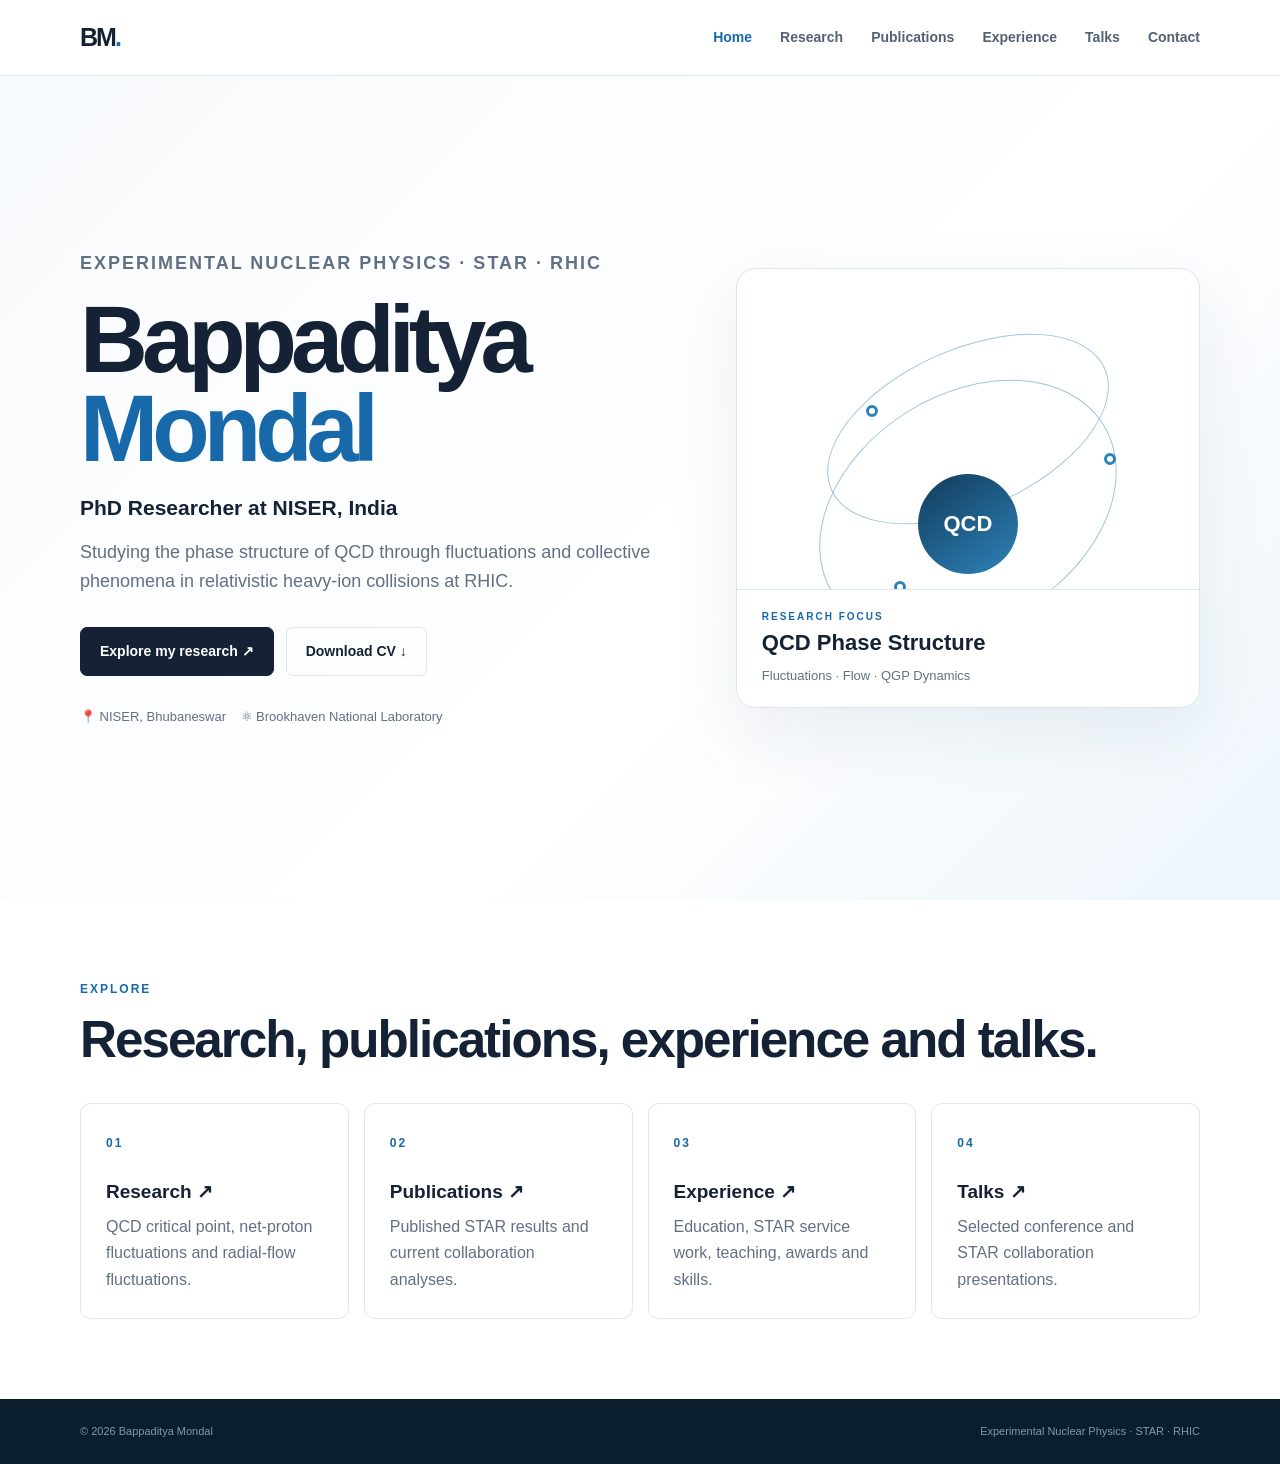
<file: index.html>
<!doctype html><html><head><meta charset="utf-8"><meta name="viewport" content="width=device-width,initial-scale=1"><title>Bappaditya Mondal | Bappaditya Mondal</title><link rel="stylesheet" href="style.css"></head><body><header><nav class="nav container"><a class="brand" href="index.html">BM<span>.</span></a><button class="menu">☰</button><div class="navlinks"><a class="active" href="index.html">Home</a><a class="" href="research.html">Research</a><a class="" href="publications.html">Publications</a><a class="" href="experience.html">Experience</a><a class="" href="talks.html">Talks</a><a class="" href="contact.html">Contact</a></div></nav></header><main><section class="hero"><div class="container hero-grid"><div><p class="kicker">EXPERIMENTAL NUCLEAR PHYSICS · STAR · RHIC</p><h1>Bappaditya<br><span>Mondal</span></h1><div class="role">PhD Researcher at NISER, India</div><p>Studying the phase structure of QCD through fluctuations and collective phenomena in relativistic heavy-ion collisions at RHIC.</p><div class="buttons"><a class="btn primary" href="research.html">Explore my research ↗</a><a class="btn" href="CV.pdf">Download CV ↓</a></div><p class="meta">📍 NISER, Bhubaneswar &nbsp;&nbsp; ⚛ Brookhaven National Laboratory</p></div><div class="visual"><div class="orbit"></div><div class="orbit two"></div><div class="nucleus">QCD</div><i class="dot d1"></i><i class="dot d2"></i><i class="dot d3"></i><div class="caption"><small>RESEARCH FOCUS</small><strong>QCD Phase Structure</strong><span>Fluctuations · Flow · QGP Dynamics</span></div></div></div></section><section class="explore"><div class="container"><p class="kicker">EXPLORE</p><h2>Research, publications, experience and talks.</h2><div class="cards"><a class="card" href="research.html"><b class="kicker">01</b><h3>Research ↗</h3><p>QCD critical point, net-proton fluctuations and radial-flow fluctuations.</p></a><a class="card" href="publications.html"><b class="kicker">02</b><h3>Publications ↗</h3><p>Published STAR results and current collaboration analyses.</p></a><a class="card" href="experience.html"><b class="kicker">03</b><h3>Experience ↗</h3><p>Education, STAR service work, teaching, awards and skills.</p></a><a class="card" href="talks.html"><b class="kicker">04</b><h3>Talks ↗</h3><p>Selected conference and STAR collaboration presentations.</p></a></div></div></section></main><footer><div class="container foot"><span>© <span id="year"></span> Bappaditya Mondal</span><span>Experimental Nuclear Physics · STAR · RHIC</span></div></footer><script src="script.js"></script></body></html>
</file>
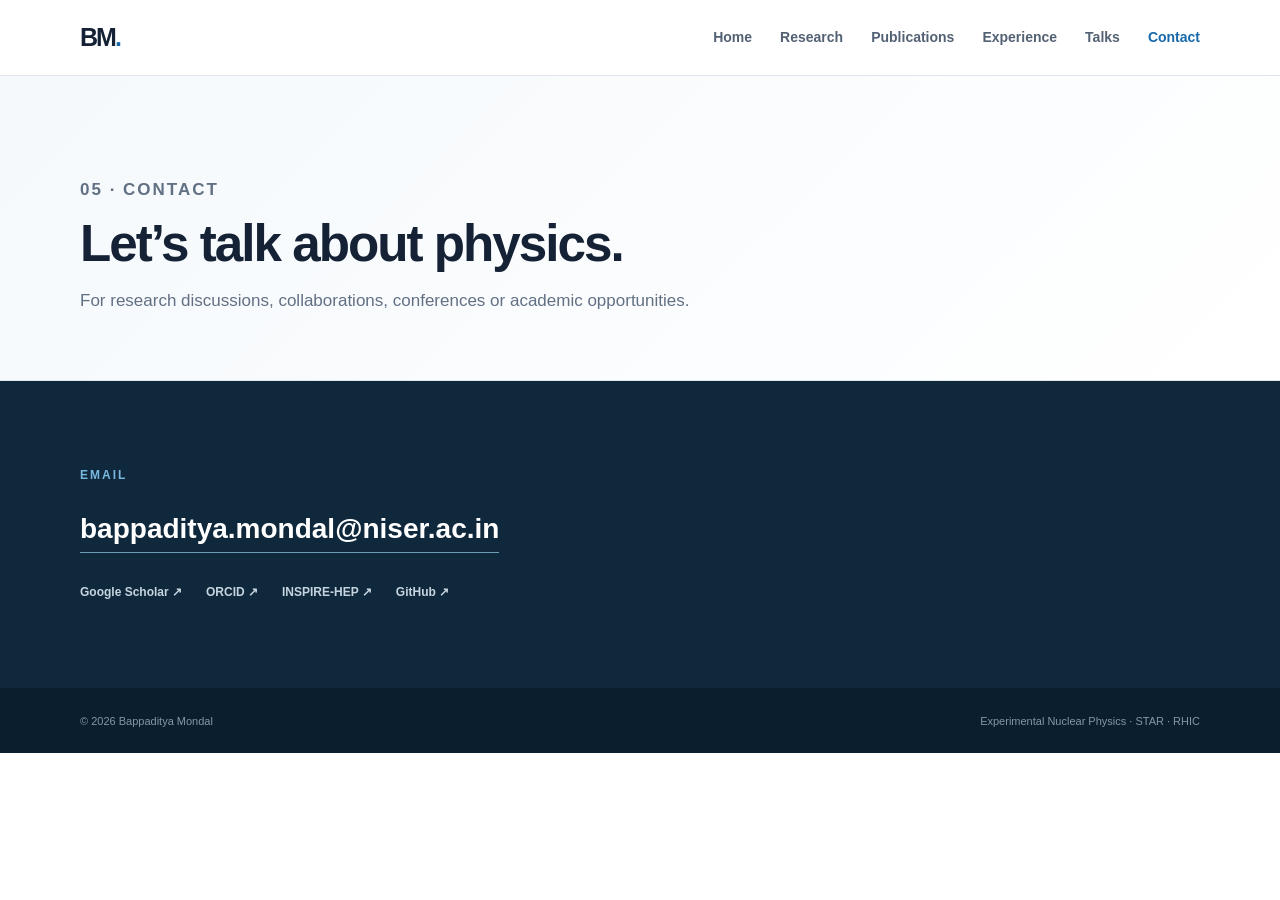
<file: contact.html>
<!doctype html><html><head><meta charset="utf-8"><meta name="viewport" content="width=device-width,initial-scale=1"><title>Contact | Bappaditya Mondal</title><link rel="stylesheet" href="style.css"></head><body><header><nav class="nav container"><a class="brand" href="index.html">BM<span>.</span></a><button class="menu">☰</button><div class="navlinks"><a class="" href="index.html">Home</a><a class="" href="research.html">Research</a><a class="" href="publications.html">Publications</a><a class="" href="experience.html">Experience</a><a class="" href="talks.html">Talks</a><a class="active" href="contact.html">Contact</a></div></nav></header><main><section class="pagehero"><div class="container"><p class="kicker">05 · CONTACT</p><h2>Let’s talk about physics.</h2><p>For research discussions, collaborations, conferences or academic opportunities.</p></div></section><section class="contact"><div class="container"><p class="kicker">EMAIL</p><a class="email" href="mailto:bappaditya.mondal@niser.ac.in">bappaditya.mondal@niser.ac.in</a><div class="socials"><a href="https://scholar.google.com/">Google Scholar ↗</a><a href="https://orcid.org/">ORCID ↗</a><a href="https://inspirehep.net/">INSPIRE-HEP ↗</a><a href="https://github.com/">GitHub ↗</a></div></div></section></main><footer><div class="container foot"><span>© <span id="year"></span> Bappaditya Mondal</span><span>Experimental Nuclear Physics · STAR · RHIC</span></div></footer><script src="script.js"></script></body></html>
</file>
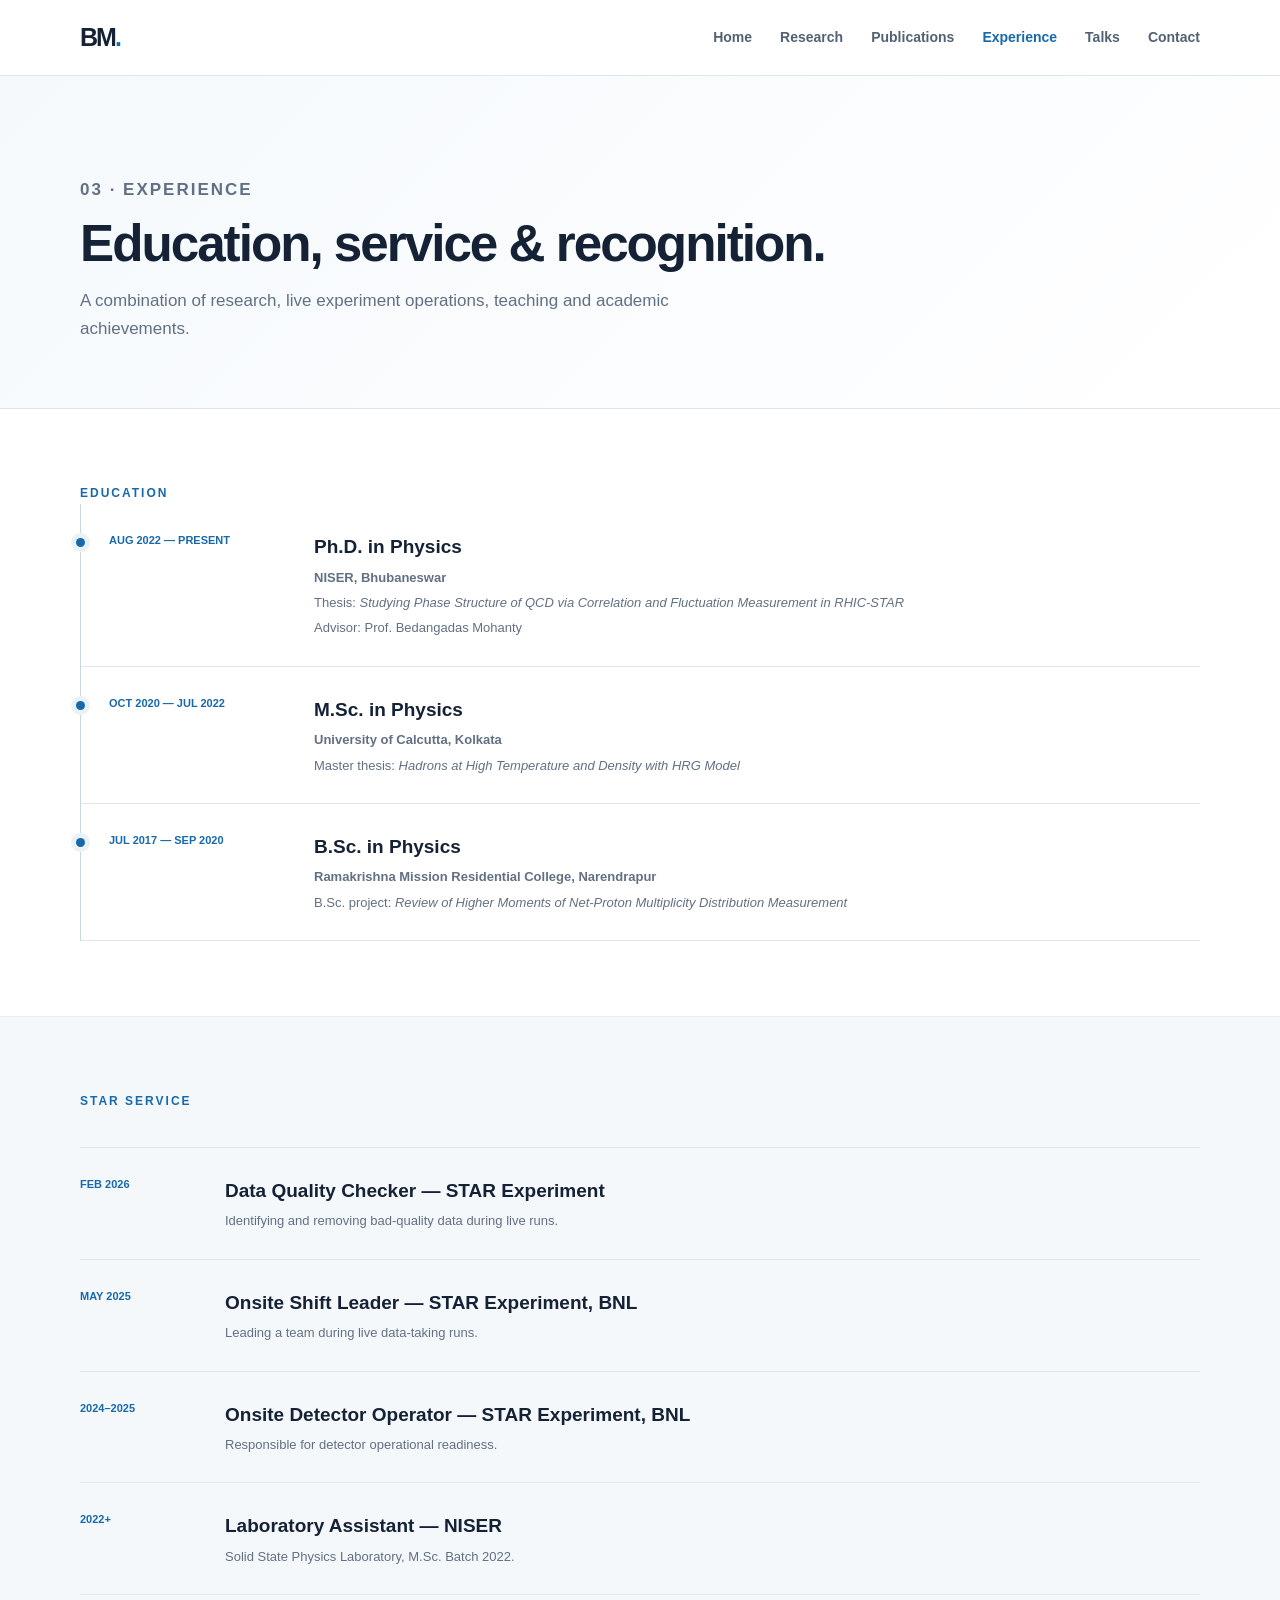
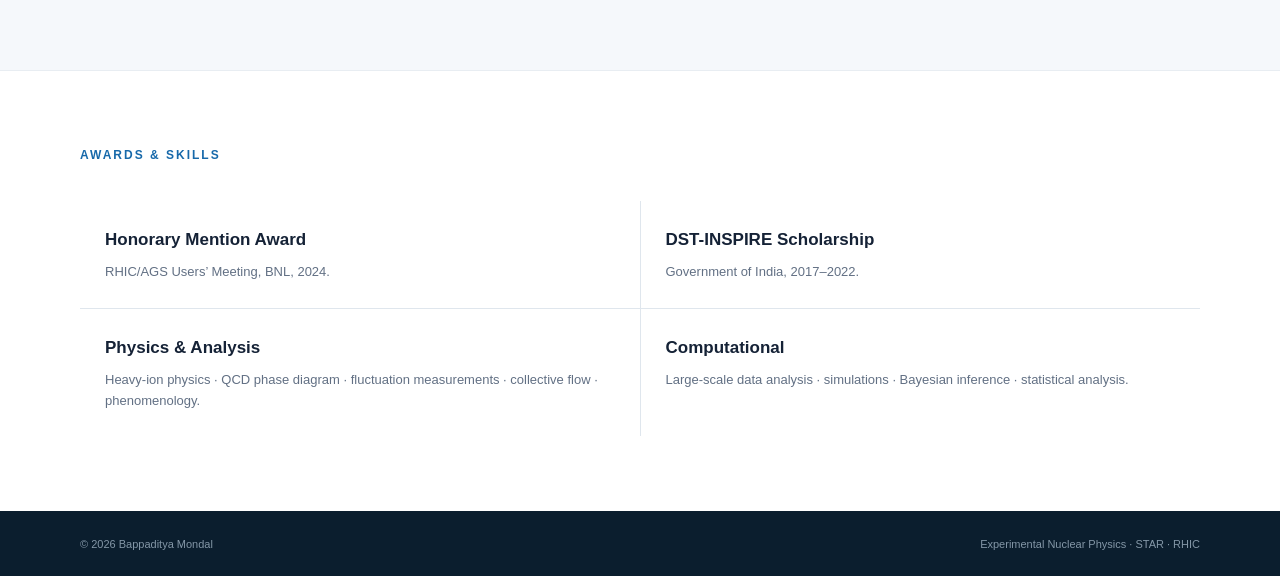
<file: experience.html>
<!doctype html><html><head><meta charset="utf-8"><meta name="viewport" content="width=device-width,initial-scale=1"><title>Experience | Bappaditya Mondal</title><link rel="stylesheet" href="style.css"></head><body><header><nav class="nav container"><a class="brand" href="index.html">BM<span>.</span></a><button class="menu">☰</button><div class="navlinks"><a class="" href="index.html">Home</a><a class="" href="research.html">Research</a><a class="" href="publications.html">Publications</a><a class="active" href="experience.html">Experience</a><a class="" href="talks.html">Talks</a><a class="" href="contact.html">Contact</a></div></nav></header><main><section class="pagehero"><div class="container"><p class="kicker">03 · EXPERIENCE</p><h2>Education, service & recognition.</h2><p>A combination of research, live experiment operations, teaching and academic achievements.</p></div></section><section class="section"><div class="container"><p class="kicker">EDUCATION</p><div class="timeline"><div class="item"><div class="date">AUG 2022 — PRESENT</div><div><h3>Ph.D. in Physics</h3><p><b>NISER, Bhubaneswar</b></p><p>Thesis: <i>Studying Phase Structure of QCD via Correlation and Fluctuation Measurement in RHIC-STAR</i></p><p>Advisor: Prof. Bedangadas Mohanty</p></div></div><div class="item"><div class="date">OCT 2020 — JUL 2022</div><div><h3>M.Sc. in Physics</h3><p><b>University of Calcutta, Kolkata</b></p><p>Master thesis: <i>Hadrons at High Temperature and Density with HRG Model</i></p></div></div><div class="item"><div class="date">JUL 2017 — SEP 2020</div><div><h3>B.Sc. in Physics</h3><p><b>Ramakrishna Mission Residential College, Narendrapur</b></p><p>B.Sc. project: <i>Review of Higher Moments of Net-Proton Multiplicity Distribution Measurement</i></p></div></div></div></div></section><section class="section tint"><div class="container"><p class="kicker">STAR SERVICE</p><div class="list"><div class="item"><div class="date">FEB 2026</div><div><h3>Data Quality Checker — STAR Experiment</h3><p>Identifying and removing bad-quality data during live runs.</p></div></div><div class="item"><div class="date">MAY 2025</div><div><h3>Onsite Shift Leader — STAR Experiment, BNL</h3><p>Leading a team during live data-taking runs.</p></div></div><div class="item"><div class="date">2024–2025</div><div><h3>Onsite Detector Operator — STAR Experiment, BNL</h3><p>Responsible for detector operational readiness.</p></div></div><div class="item"><div class="date">2022+</div><div><h3>Laboratory Assistant — NISER</h3><p>Solid State Physics Laboratory, M.Sc. Batch 2022.</p></div></div></div></div></section><section class="section"><div class="container"><p class="kicker">AWARDS & SKILLS</p><div class="skills"><div class="skill"><h3>Honorary Mention Award</h3><p>RHIC/AGS Users’ Meeting, BNL, 2024.</p></div><div class="skill"><h3>DST-INSPIRE Scholarship</h3><p>Government of India, 2017–2022.</p></div><div class="skill"><h3>Physics & Analysis</h3><p>Heavy-ion physics · QCD phase diagram · fluctuation measurements · collective flow · phenomenology.</p></div><div class="skill"><h3>Computational</h3><p>Large-scale data analysis · simulations · Bayesian inference · statistical analysis.</p></div></div></div></section></main><footer><div class="container foot"><span>© <span id="year"></span> Bappaditya Mondal</span><span>Experimental Nuclear Physics · STAR · RHIC</span></div></footer><script src="script.js"></script></body></html>
</file>
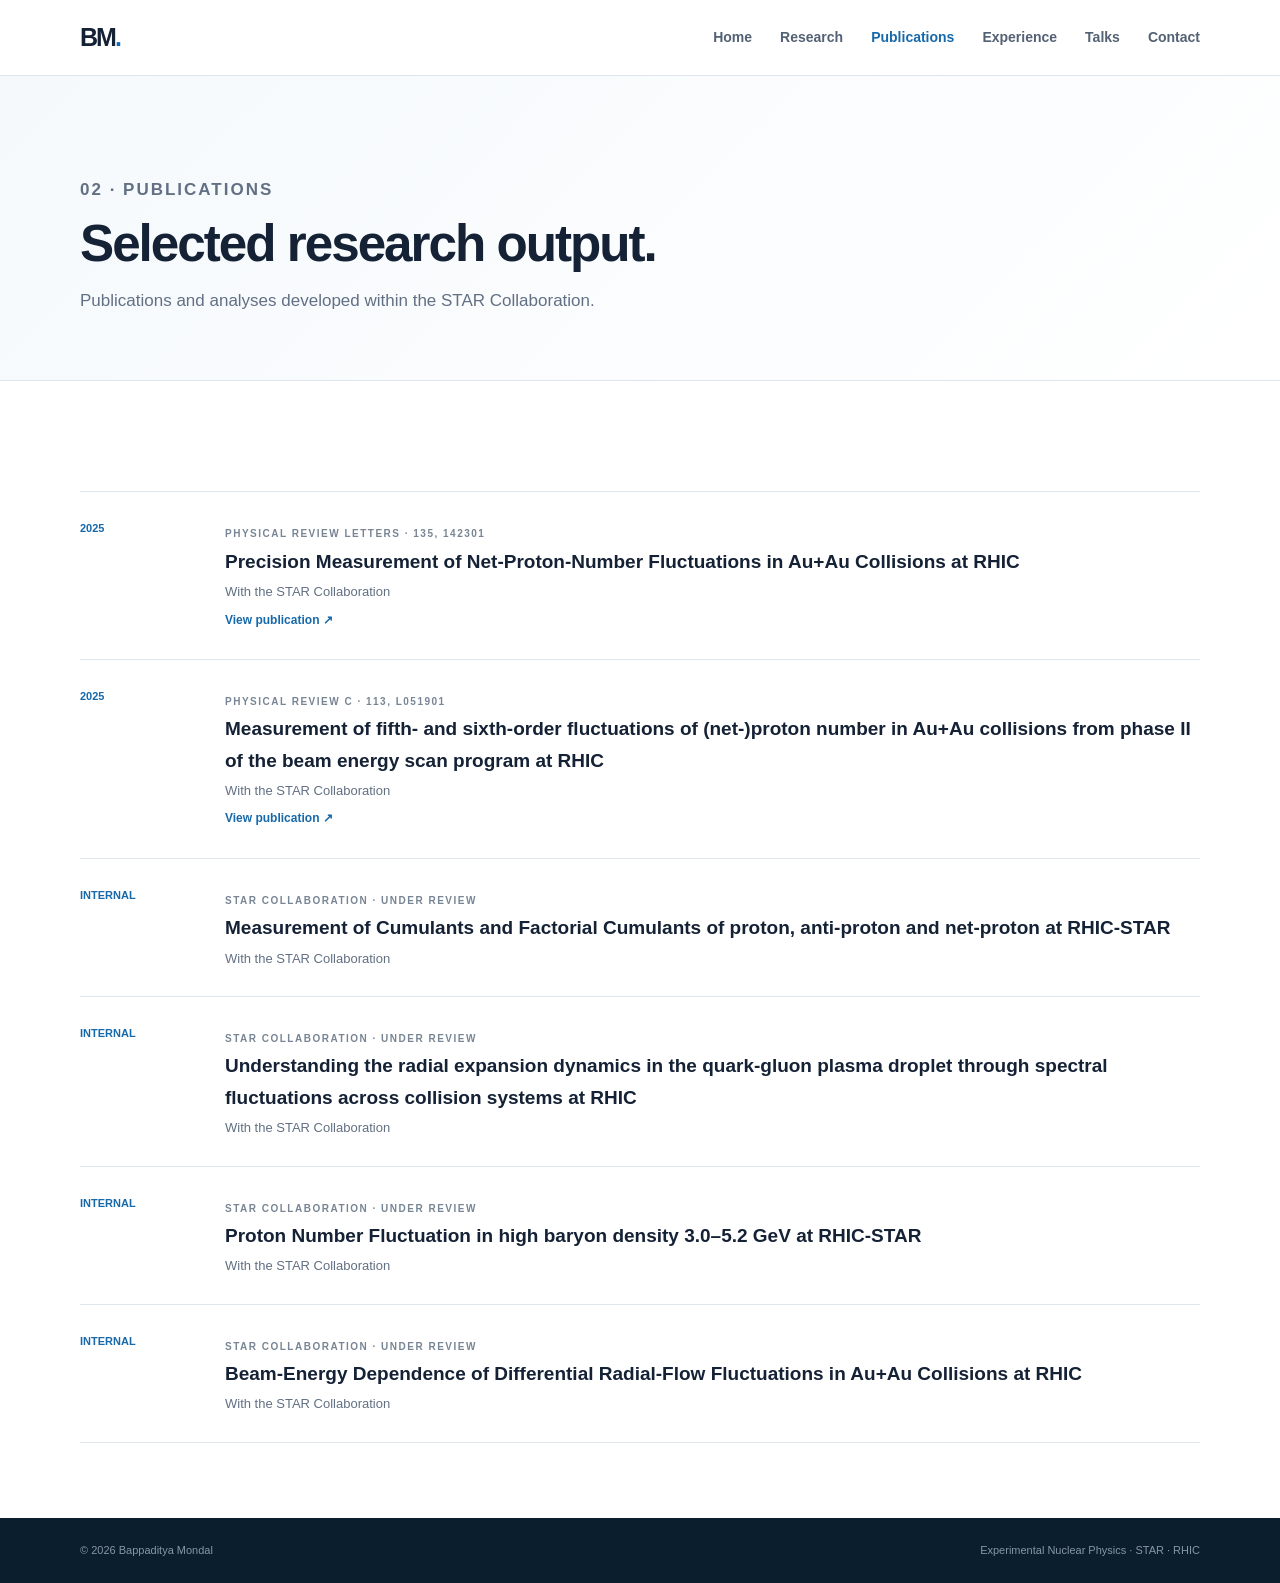
<file: publications.html>
<!doctype html><html><head><meta charset="utf-8"><meta name="viewport" content="width=device-width,initial-scale=1"><title>Publications | Bappaditya Mondal</title><link rel="stylesheet" href="style.css"></head><body><header><nav class="nav container"><a class="brand" href="index.html">BM<span>.</span></a><button class="menu">☰</button><div class="navlinks"><a class="" href="index.html">Home</a><a class="" href="research.html">Research</a><a class="active" href="publications.html">Publications</a><a class="" href="experience.html">Experience</a><a class="" href="talks.html">Talks</a><a class="" href="contact.html">Contact</a></div></nav></header><main><section class="pagehero"><div class="container"><p class="kicker">02 · PUBLICATIONS</p><h2>Selected research output.</h2><p>Publications and analyses developed within the STAR Collaboration.</p></div></section><section class="section"><div class="container"><div class="list"><div class="item"><div class="date">2025</div><div><span class="journal">PHYSICAL REVIEW LETTERS · 135, 142301</span><h3>Precision Measurement of Net-Proton-Number Fluctuations in Au+Au Collisions at RHIC</h3><p>With the STAR Collaboration</p><a class="link" href="https://doi.org/10.1103/PhysRevLett.135.142301">View publication ↗</a></div></div><div class="item"><div class="date">2025</div><div><span class="journal">PHYSICAL REVIEW C · 113, L051901</span><h3>Measurement of fifth- and sixth-order fluctuations of (net-)proton number in Au+Au collisions from phase II of the beam energy scan program at RHIC</h3><p>With the STAR Collaboration</p><a class="link" href="https://doi.org/10.1103/PhysRevC.113.L051901">View publication ↗</a></div></div><div class="item"><div class="date">INTERNAL</div><div><span class="journal">STAR COLLABORATION · UNDER REVIEW</span><h3>Measurement of Cumulants and Factorial Cumulants of proton, anti-proton and net-proton at RHIC-STAR</h3><p>With the STAR Collaboration</p></div></div><div class="item"><div class="date">INTERNAL</div><div><span class="journal">STAR COLLABORATION · UNDER REVIEW</span><h3>Understanding the radial expansion dynamics in the quark-gluon plasma droplet through spectral fluctuations across collision systems at RHIC</h3><p>With the STAR Collaboration</p></div></div><div class="item"><div class="date">INTERNAL</div><div><span class="journal">STAR COLLABORATION · UNDER REVIEW</span><h3>Proton Number Fluctuation in high baryon density 3.0–5.2 GeV at RHIC-STAR</h3><p>With the STAR Collaboration</p></div></div><div class="item"><div class="date">INTERNAL</div><div><span class="journal">STAR COLLABORATION · UNDER REVIEW</span><h3>Beam-Energy Dependence of Differential Radial-Flow Fluctuations in Au+Au Collisions at RHIC</h3><p>With the STAR Collaboration</p></div></div></div></div></section></main><footer><div class="container foot"><span>© <span id="year"></span> Bappaditya Mondal</span><span>Experimental Nuclear Physics · STAR · RHIC</span></div></footer><script src="script.js"></script></body></html>
</file>
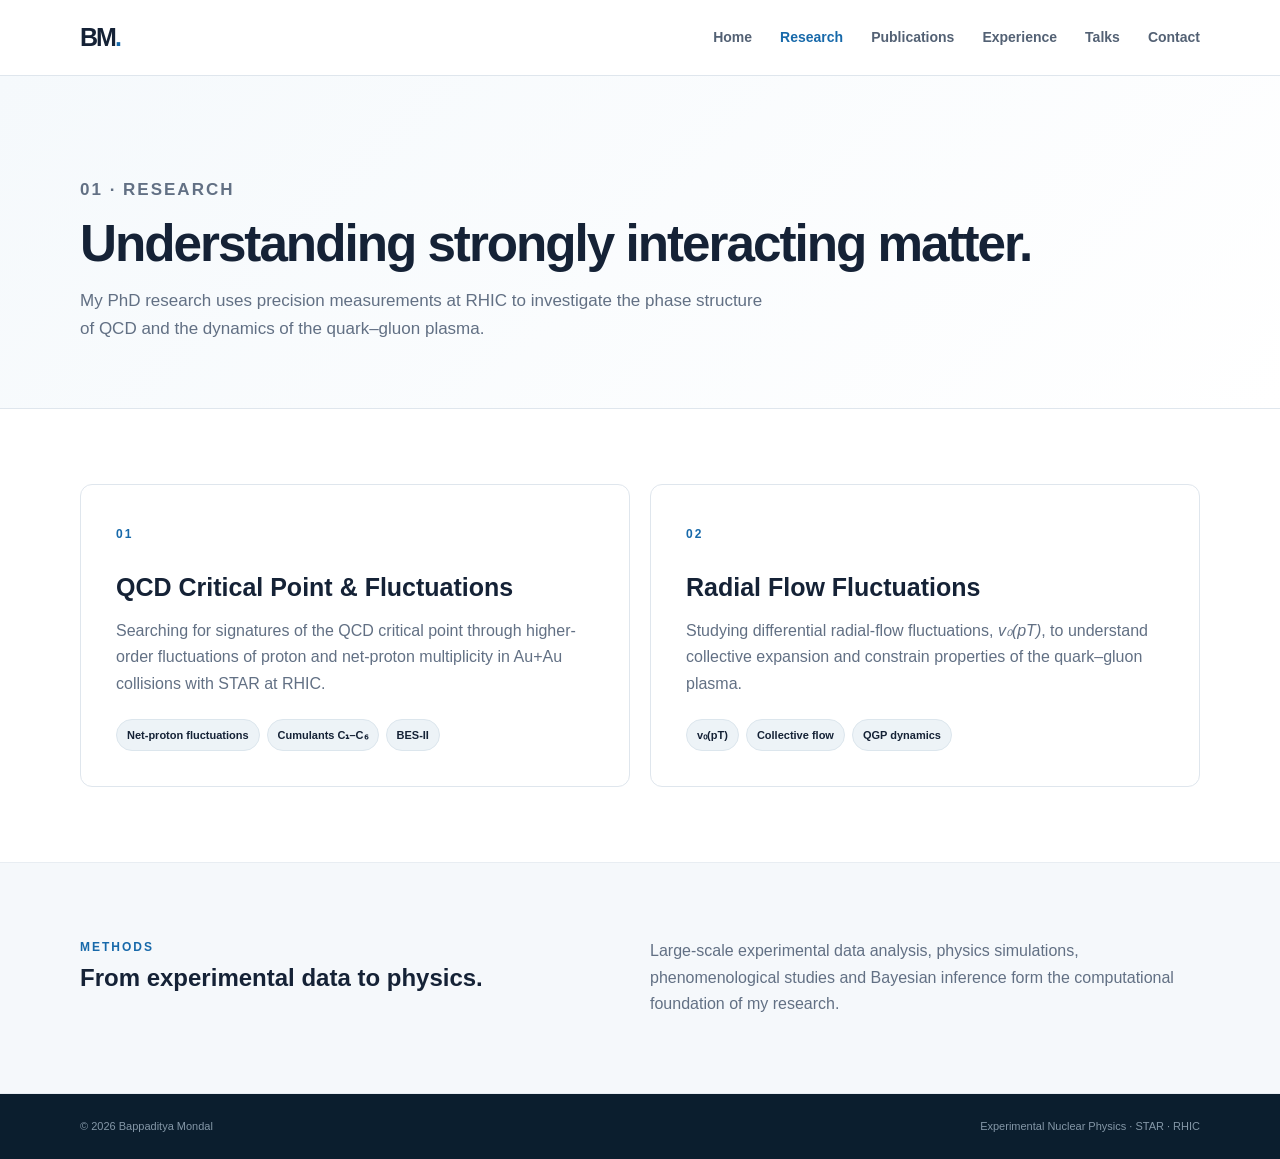
<file: research.html>
<!doctype html><html><head><meta charset="utf-8"><meta name="viewport" content="width=device-width,initial-scale=1"><title>Research | Bappaditya Mondal</title><link rel="stylesheet" href="style.css"></head><body><header><nav class="nav container"><a class="brand" href="index.html">BM<span>.</span></a><button class="menu">☰</button><div class="navlinks"><a class="" href="index.html">Home</a><a class="active" href="research.html">Research</a><a class="" href="publications.html">Publications</a><a class="" href="experience.html">Experience</a><a class="" href="talks.html">Talks</a><a class="" href="contact.html">Contact</a></div></nav></header><main><section class="pagehero"><div class="container"><p class="kicker">01 · RESEARCH</p><h2>Understanding strongly interacting matter.</h2><p>My PhD research uses precision measurements at RHIC to investigate the phase structure of QCD and the dynamics of the quark–gluon plasma.</p></div></section><section class="section"><div class="container"><div class="grid2"><article class="box"><span class="kicker">01</span><h3>QCD Critical Point & Fluctuations</h3><p>Searching for signatures of the QCD critical point through higher-order fluctuations of proton and net-proton multiplicity in Au+Au collisions with STAR at RHIC.</p><div class="chips"><span class="chip">Net-proton fluctuations</span><span class="chip">Cumulants C₁–C₆</span><span class="chip">BES-II</span></div></article><article class="box"><span class="kicker">02</span><h3>Radial Flow Fluctuations</h3><p>Studying differential radial-flow fluctuations, <i>v₀(pT)</i>, to understand collective expansion and constrain properties of the quark–gluon plasma.</p><div class="chips"><span class="chip">v₀(pT)</span><span class="chip">Collective flow</span><span class="chip">QGP dynamics</span></div></article></div></div></section><section class="section tint"><div class="container grid2"><div><p class="kicker">METHODS</p><h2>From experimental data to physics.</h2></div><p class="text">Large-scale experimental data analysis, physics simulations, phenomenological studies and Bayesian inference form the computational foundation of my research.</p></div></section></main><footer><div class="container foot"><span>© <span id="year"></span> Bappaditya Mondal</span><span>Experimental Nuclear Physics · STAR · RHIC</span></div></footer><script src="script.js"></script></body></html>
</file>
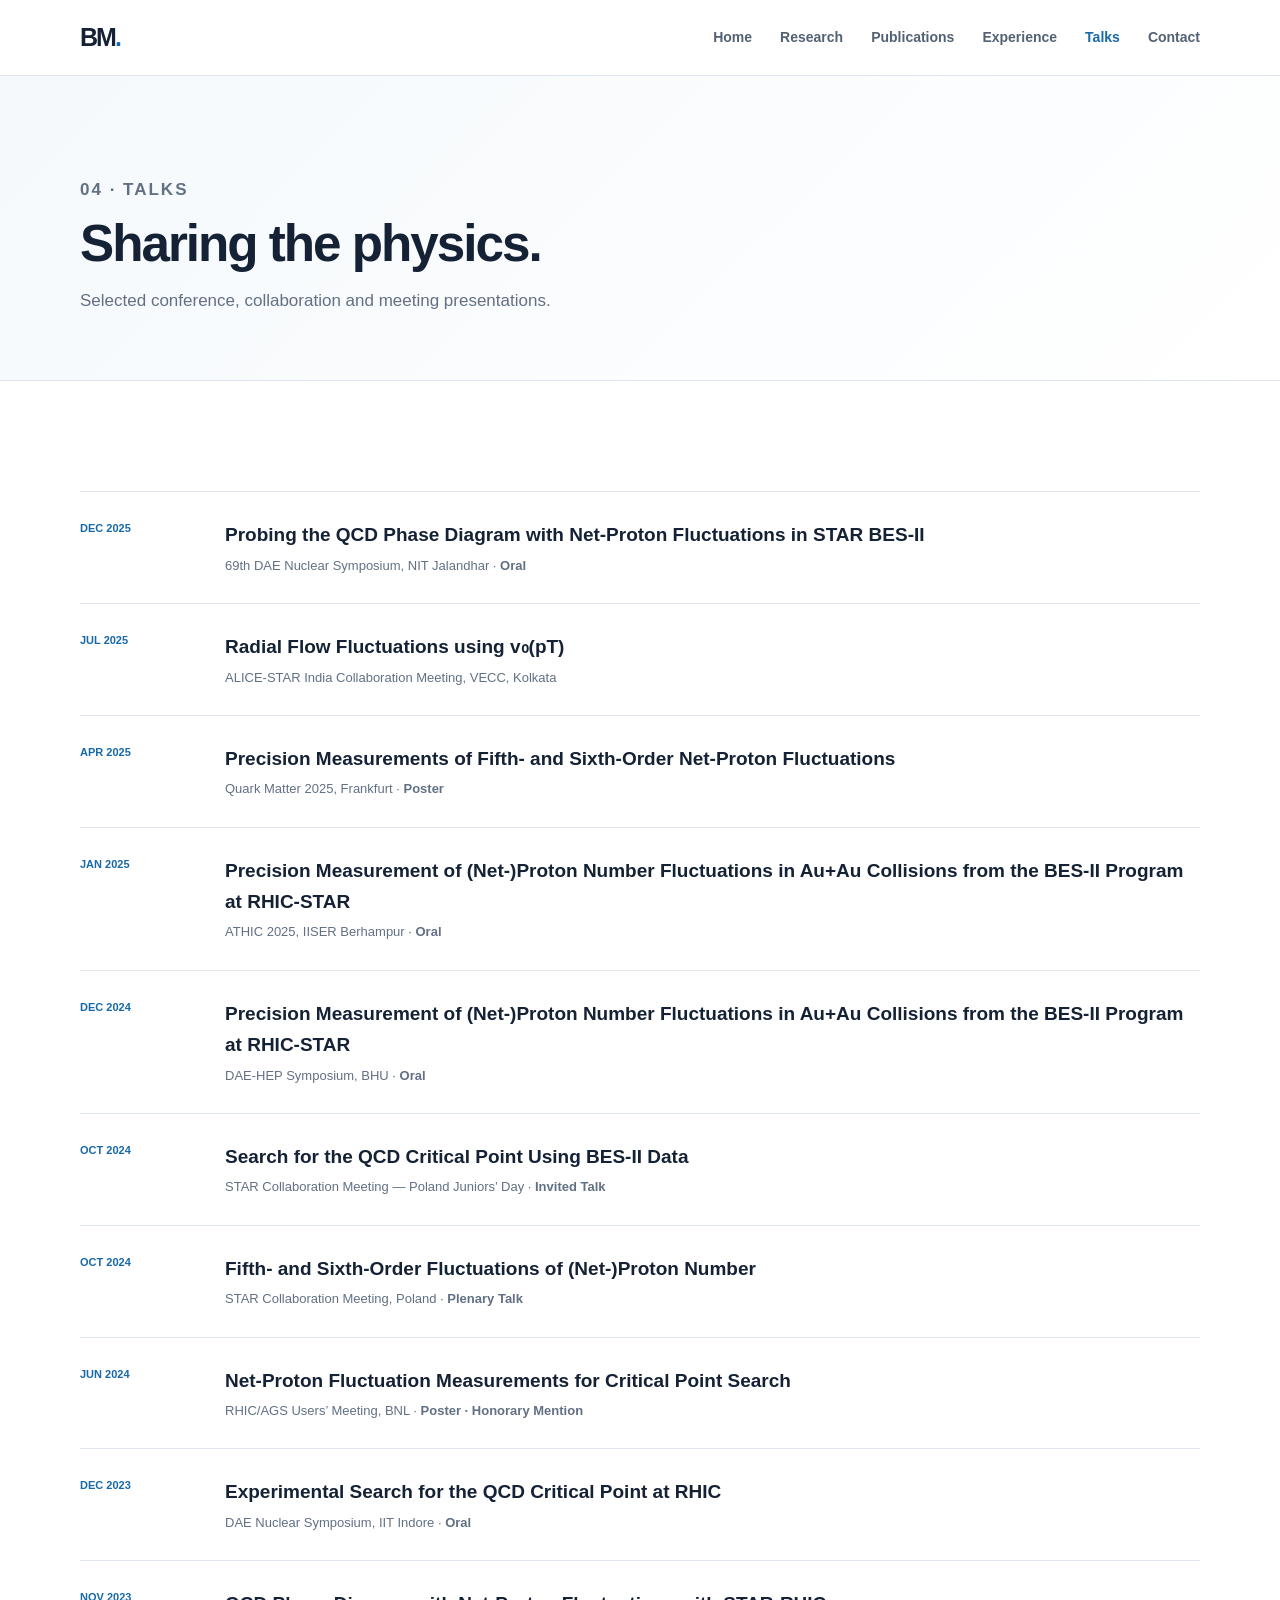
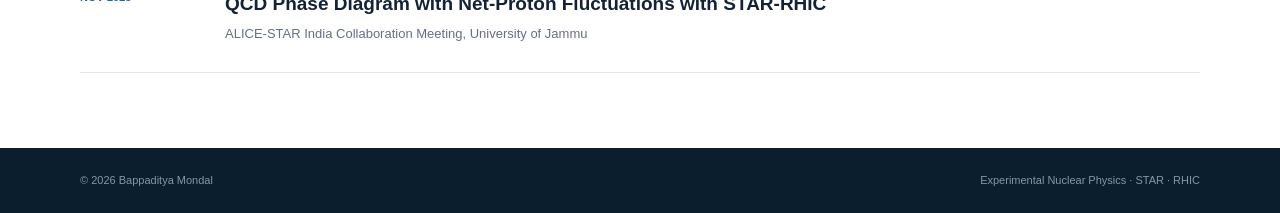
<file: talks.html>
<!doctype html><html><head><meta charset="utf-8"><meta name="viewport" content="width=device-width,initial-scale=1"><title>Talks | Bappaditya Mondal</title><link rel="stylesheet" href="style.css"></head><body><header><nav class="nav container"><a class="brand" href="index.html">BM<span>.</span></a><button class="menu">☰</button><div class="navlinks"><a class="" href="index.html">Home</a><a class="" href="research.html">Research</a><a class="" href="publications.html">Publications</a><a class="" href="experience.html">Experience</a><a class="active" href="talks.html">Talks</a><a class="" href="contact.html">Contact</a></div></nav></header><main><section class="pagehero"><div class="container"><p class="kicker">04 · TALKS</p><h2>Sharing the physics.</h2><p>Selected conference, collaboration and meeting presentations.</p></div></section><section class="section"><div class="container"><div class="list"><div class="item"><div class="date">DEC 2025</div><div><h3>Probing the QCD Phase Diagram with Net-Proton Fluctuations in STAR BES-II</h3><p>69th DAE Nuclear Symposium, NIT Jalandhar · <b>Oral</b></p></div></div><div class="item"><div class="date">JUL 2025</div><div><h3>Radial Flow Fluctuations using v₀(pT)</h3><p>ALICE-STAR India Collaboration Meeting, VECC, Kolkata</p></div></div><div class="item"><div class="date">APR 2025</div><div><h3>Precision Measurements of Fifth- and Sixth-Order Net-Proton Fluctuations</h3><p>Quark Matter 2025, Frankfurt · <b>Poster</b></p></div></div><div class="item"><div class="date">JAN 2025</div><div><h3>Precision Measurement of (Net-)Proton Number Fluctuations in Au+Au Collisions from the BES-II Program at RHIC-STAR</h3><p>ATHIC 2025, IISER Berhampur · <b>Oral</b></p></div></div><div class="item"><div class="date">DEC 2024</div><div><h3>Precision Measurement of (Net-)Proton Number Fluctuations in Au+Au Collisions from the BES-II Program at RHIC-STAR</h3><p>DAE-HEP Symposium, BHU · <b>Oral</b></p></div></div><div class="item"><div class="date">OCT 2024</div><div><h3>Search for the QCD Critical Point Using BES-II Data</h3><p>STAR Collaboration Meeting — Poland Juniors’ Day · <b>Invited Talk</b></p></div></div><div class="item"><div class="date">OCT 2024</div><div><h3>Fifth- and Sixth-Order Fluctuations of (Net-)Proton Number</h3><p>STAR Collaboration Meeting, Poland · <b>Plenary Talk</b></p></div></div><div class="item"><div class="date">JUN 2024</div><div><h3>Net-Proton Fluctuation Measurements for Critical Point Search</h3><p>RHIC/AGS Users’ Meeting, BNL · <b>Poster · Honorary Mention</b></p></div></div><div class="item"><div class="date">DEC 2023</div><div><h3>Experimental Search for the QCD Critical Point at RHIC</h3><p>DAE Nuclear Symposium, IIT Indore · <b>Oral</b></p></div></div><div class="item"><div class="date">NOV 2023</div><div><h3>QCD Phase Diagram with Net-Proton Fluctuations with STAR-RHIC</h3><p>ALICE-STAR India Collaboration Meeting, University of Jammu</p></div></div></div></div></section></main><footer><div class="container foot"><span>© <span id="year"></span> Bappaditya Mondal</span><span>Experimental Nuclear Physics · STAR · RHIC</span></div></footer><script src="script.js"></script></body></html>
</file>
<file: style.css>
*{box-sizing:border-box;margin:0;padding:0}html{scroll-behavior:smooth}body{font-family:Arial,sans-serif;color:#152236;line-height:1.65;background:#fff}a{text-decoration:none;color:inherit}.container{width:min(1120px,calc(100% - 48px));margin:auto}header{height:76px;border-bottom:1px solid #dfe6ed;background:rgba(255,255,255,.96);position:sticky;top:0;z-index:10}.nav{height:100%;display:flex;align-items:center;justify-content:space-between}.brand{font-size:25px;font-weight:800;letter-spacing:-2px}.brand span,.kicker,.date{color:#1769aa}.navlinks{display:flex;gap:28px;font-size:14px;font-weight:700;color:#536174}.navlinks a:hover,.navlinks .active{color:#1769aa}.menu{display:none;border:0;background:none;font-size:25px}.hero{min-height:calc(100vh - 76px);display:flex;align-items:center;background:linear-gradient(135deg,#f7fafc,#fff 60%,#edf5fb);padding:65px 0}.hero-grid{display:grid;grid-template-columns:1.12fr .88fr;gap:65px;align-items:center}.kicker{font-size:12px;letter-spacing:2px;font-weight:800}.hero h1{font-size:clamp(58px,8vw,94px);line-height:.94;letter-spacing:-6px;margin:18px 0}.hero h1 span{color:#1769aa}.role{font-size:21px;font-weight:700;margin-bottom:12px}.hero p{color:#627084;font-size:18px}.buttons{display:flex;gap:12px;margin:30px 0;flex-wrap:wrap}.btn{padding:12px 19px;border:1px solid #dfe6ed;border-radius:7px;font-weight:700;font-size:14px}.primary{background:#152236;color:#fff;border-color:#152236}.meta{display:flex;gap:24px;flex-wrap:wrap;font-size:13px!important}.visual{height:440px;border:1px solid #d9e5ee;border-radius:20px;background:#fff;box-shadow:0 25px 70px rgba(31,63,91,.08);position:relative;overflow:hidden}.orbit{position:absolute;top:80px;left:50%;transform:translateX(-50%) rotate(-24deg);width:300px;height:160px;border:1px solid #9fc5df;border-radius:50%}.orbit.two{width:230px;height:320px;transform:translateX(-50%) rotate(58deg)}.nucleus{position:absolute;top:205px;left:50%;transform:translateX(-50%);width:100px;height:100px;border-radius:50%;display:grid;place-items:center;background:linear-gradient(145deg,#123b5b,#2d83b9);color:white;font-weight:800;font-size:22px}.dot{position:absolute;width:12px;height:12px;border:3px solid #2b83b8;border-radius:50%;background:#fff}.d1{left:28%;top:31%}.d2{right:18%;top:42%}.d3{left:34%;bottom:26%}.caption{position:absolute;bottom:0;width:100%;padding:19px 25px;border-top:1px solid #d9e5ee;background:#fff}.caption small{display:block;color:#1769aa;font-size:10px;letter-spacing:2px;font-weight:800}.caption strong{display:block;font-size:22px}.caption span{font-size:13px;color:#627084}.explore{padding:80px 0}.explore h2,.pagehero h2{font-size:clamp(34px,4vw,52px);line-height:1.1;letter-spacing:-2px;margin-top:12px}.cards{display:grid;grid-template-columns:repeat(4,1fr);gap:15px;margin-top:35px}.card{border:1px solid #dfe6ed;border-radius:11px;padding:25px;min-height:185px;transition:.2s}.card:hover{transform:translateY(-4px);box-shadow:0 18px 40px rgba(23,55,80,.08)}.card h3{margin:20px 0 7px;font-size:19px}.card p,.pagehero p,.text,p{color:#627084}.pagehero{padding:85px 0 65px;background:linear-gradient(135deg,#f5f9fc,#fff);border-bottom:1px solid #dfe6ed}.pagehero p{max-width:700px;margin-top:15px;font-size:17px}.section{padding:75px 0}.tint{background:#f5f8fb;border-top:1px solid #e8edf2;border-bottom:1px solid #e8edf2}.grid2{display:grid;grid-template-columns:1fr 1fr;gap:20px}.box{background:#fff;border:1px solid #dfe6ed;border-radius:12px;padding:35px;min-height:280px}.box h3{font-size:25px;margin:20px 0 10px}.chips{display:flex;flex-wrap:wrap;gap:7px;margin-top:22px}.chip{font-size:11px;font-weight:700;padding:6px 10px;border:1px solid #dce6ed;background:#edf3f7;border-radius:99px}.list{border-top:1px solid #dfe6ed;margin-top:35px}.item{display:grid;grid-template-columns:120px 1fr;gap:25px;padding:27px 0;border-bottom:1px solid #dfe6ed}.date{font-size:11px;font-weight:800}.item h3{font-size:19px}.item p{font-size:13px;margin-top:4px}.journal{font-size:10px;letter-spacing:1.5px;color:#788594;font-weight:800}.link{display:inline-block;color:#1769aa;font-size:12px;font-weight:800;margin-top:8px}.timeline{border-left:1px solid #cad7e1}.timeline .item{grid-template-columns:180px 1fr;padding-left:28px;position:relative}.timeline .item:before{content:'';position:absolute;left:-5px;top:34px;width:9px;height:9px;background:#1769aa;border-radius:50%;box-shadow:0 0 0 5px #eaf2f7}.skills{display:grid;grid-template-columns:1fr 1fr;gap:1px;background:#dfe6ed;margin-top:35px}.skill{background:#fff;padding:25px}.skill h3{font-size:17px;margin-bottom:7px}.skill p{font-size:13px}.contact{background:#10283c;color:#fff;padding:85px 0}.contact .kicker{color:#78b8df}.email{display:inline-block;font-size:28px;font-weight:700;margin-top:20px;border-bottom:1px solid #6e9bb8}.socials{display:flex;gap:24px;flex-wrap:wrap;margin-top:30px;font-size:12px;font-weight:700;color:#c5d5df}footer{background:#0b1e2e;color:#8497a7;font-size:11px}.foot{min-height:65px;display:flex;align-items:center;justify-content:space-between}@media(max-width:850px){.container{width:min(1120px,calc(100% - 32px))}.navlinks{display:none;position:absolute;top:76px;left:0;right:0;background:#fff;padding:18px;flex-direction:column}.navlinks.open{display:flex}.menu{display:block}.hero-grid{grid-template-columns:1fr}.cards{grid-template-columns:1fr 1fr}.grid2{grid-template-columns:1fr}}@media(max-width:560px){.hero h1{font-size:58px}.cards{grid-template-columns:1fr}.item,.timeline .item{grid-template-columns:1fr;gap:5px}.skills{grid-template-columns:1fr}.foot{display:block;padding:18px 0}.foot span+span{display:block;margin-top:5px}}
</file>
